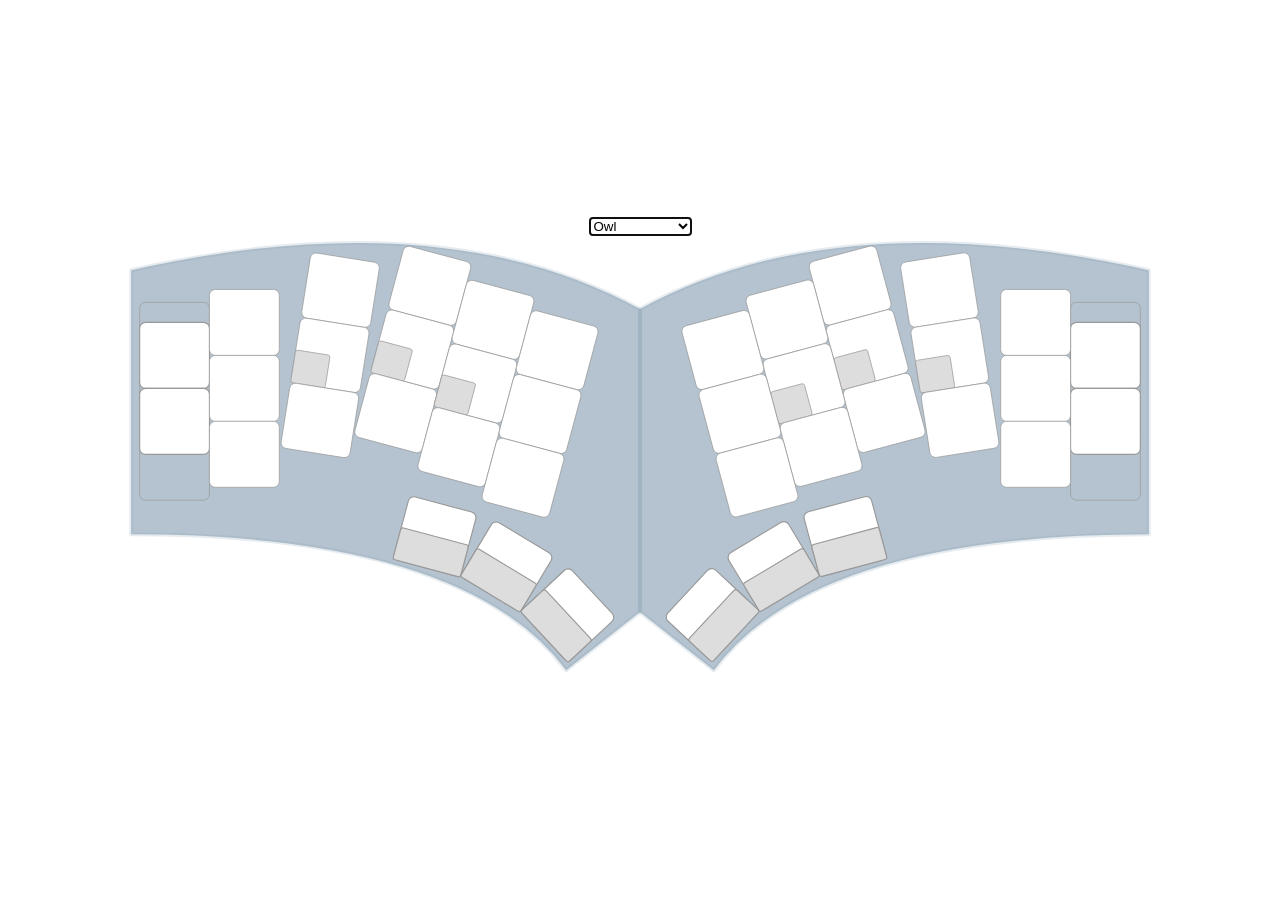
<file: docs/keeb.html>
<!DOCTYPE html>
<html>
  <head>
    <meta charset="utf-8"/>
    <title>Quacken</title>
    <meta name="viewport" content="width=device-width">
    <meta name="description" content="A libre, ergonomic, polymorphic keyboard.">
    <link type="image/svg+xml" rel="icon" href="favicon.svg" sizes="any">
    <link type="text/css" rel="stylesheet" href="keeb.css">
    <script type="text/javascript" src="keeb.js" defer></script>
  </head>
  <body>
    <form style="justify-content: center;">
      <select onchange="setConfig(this.value.toLowerCase())">
        <option>Raven</option>        <!-- Corbeau  -->
        <option>Owl</option>          <!-- Chouette -->
        <option>Sparrowhawk</option>  <!-- Épervier -->
        <option>Hoopoe</option>       <!-- Huppe    -->
        <!-- 34 keys -->
        <option>Bluejay</option>      <!-- Geai bleu  -->
        <option>Wallcreeper</option>  <!-- Tichodrome -->
        <option>Bluethroat</option>   <!-- Gorgebleue -->
        <option>Swift</option>        <!-- Martinet   -->
        <option>Swallow</option>      <!-- Hirondelle -->
        <!-- 32 keys -->
        <option>Kingfisher</option>   <!-- Martin-pêcheur -->
        <option>Finch</option>        <!-- Pinson         -->
      </select>
    </form>

    <svg xmlns="http://www.w3.org/2000/svg" viewBox="38 -12 880 380">
      <g id="outline" class="board">
        <path id="flex" d="m0 42 q-51 28-131 10 v-68 q86 0 112 -35 l19 15z"/>
        <use href="#flex" transform="scale(-1 1)"/>
      </g>

      <g id="left">
        <g class="outer matrix">
          <g class="col6">
            <g class="key top"/>
            <g class="key home"/>
            <g class="key bottom"/>
          </g>
          <g class="col6m">
            <g class="key top"/>
            <g class="key home"/>
          </g>

          <g class="pinky matrix">
            <g class="col5">
              <g class="key top"/>
              <g class="key home"/>
              <g class="key bottom"/>
            </g>
            <g class="col5m">
              <g class="key top"/>
              <g class="key home"/>
            </g>

            <g class="ring matrix">
              <g class="col4">
                <g class="key top"/>
                <g class="key home dual"/>
                <g class="key bottom"/>
              </g>

              <g class="middle matrix">
                <g class="col3">
                  <g class="key top"/>
                  <g class="key home dual"/>
                  <g class="key bottom"/>
                </g>

                <g class="index matrix">
                  <g class="col2">
                    <g class="key top"/>
                    <g class="key home dual"/>
                    <g class="key bottom"/>
                  </g>

                  <g class="thumbCluster">
                    <g class="tucked thumb">
                      <g class="key"/>
                      <g class="comfy thumb">
                        <g class="key"/>
                        <g class="reachy thumb">
                          <g class="key"/>
                        </g>
                      </g>
                    </g>
                  </g>

                  <g class="inner matrix">
                    <g class="col1">
                      <g class="key top"/>
                      <g class="key home"/>
                      <g class="key bottom"/>
                    </g>
                    <g class="col1m">
                      <g class="key top"/>
                      <g class="key home"/>
                    </g>
                  </g>
                </g>
              </g>
            </g>
          </g>
        </g>
      </g>

      <g id="right">
        <g class="outer matrix">
          <g class="col6">
            <g class="key top"/>
            <g class="key home"/>
            <g class="key bottom"/>
          </g>
          <g class="col6m">
            <g class="key top"/>
            <g class="key home"/>
          </g>

          <g class="pinky matrix">
            <g class="col5">
              <g class="key top"/>
              <g class="key home"/>
              <g class="key bottom"/>
            </g>
            <g class="col5m">
              <g class="key top"/>
              <g class="key home"/>
            </g>

            <g class="ring matrix">
              <g class="col4">
                <g class="key top"/>
                <g class="key home dual"/>
                <g class="key bottom"/>
              </g>

              <g class="middle matrix">
                <g class="col3">
                  <g class="key top"/>
                  <g class="key home dual"/>
                  <g class="key bottom"/>
                </g>

                <g class="index matrix">
                  <g class="col2">
                    <g class="key top"/>
                    <g class="key home dual"/>
                    <g class="key bottom"/>
                  </g>

                  <g class="thumbCluster">
                    <g class="tucked thumb">
                      <g class="key"/>
                      <g class="comfy thumb">
                        <g class="key"/>
                        <g class="reachy thumb">
                          <g class="key"/>
                        </g>
                      </g>
                    </g>
                  </g>

                  <g class="inner matrix">
                    <g class="col1">
                      <g class="key top"/>
                      <g class="key home"/>
                      <g class="key bottom"/>
                    </g>
                    <g class="col1m">
                      <g class="key top"/>
                      <g class="key home"/>
                    </g>
                  </g>
                </g>
              </g>
            </g>
          </g>
        </g>
      </g>
    </svg>

    <script>
    if (window.self === window.top)
      document.querySelector("select").focus();
    </script>
  </body>
</html>
</file>
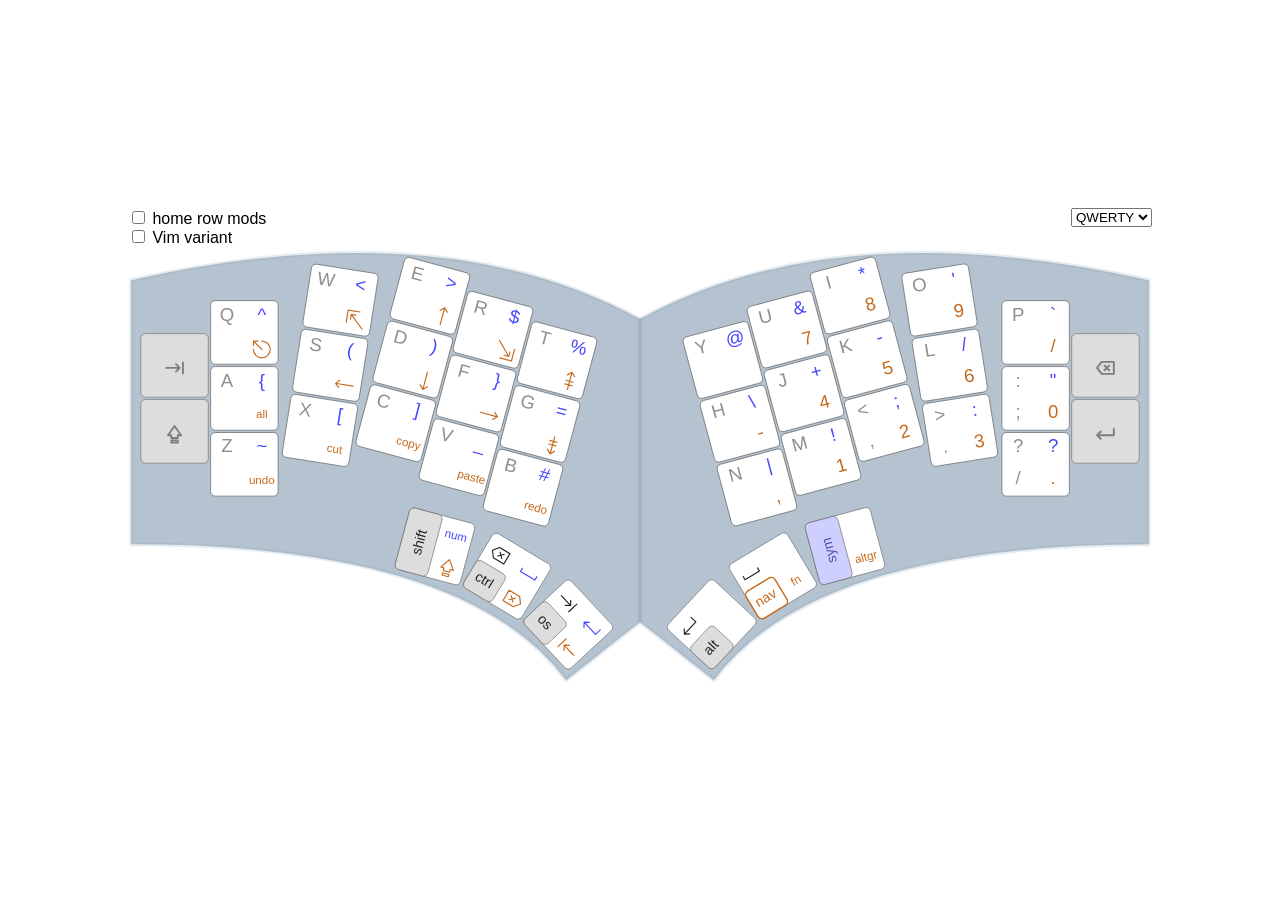
<file: docs/selenium.html>
<!DOCTYPE html>
<html>
  <head>
    <meta charset="utf8">
    <title>Selenium</title>
    <meta name="viewport"     content="width=device-width, initial-scale=1">
    <meta name="description"  content="A configurable Arsenik variant for split keyboards.">
    <meta property="og:type"  content="website">
    <meta property="og:url"   content="https://onedeadkey.github.io/selenium/">
    <meta property="og:image" content="https://onedeadkey.github.io/selenium/selenium-og.png">
    <meta property="og:title" content="Selenium: a flexible Arsenik variant for split keyboards.">
    <meta property="og:description"
      content="Selenium is a 34/36/42-key configuration with home row mods that just work. Beginner-friendly, flexible and reliable at high typing speeds.">
    <link type="image/svg+xml" rel="icon" href="favicon.svg" sizes="any">
    <link rel="stylesheet" href="keeb.css">
    <link rel="stylesheet" href="selenium.css">
    <script src="selenium.js" defer></script>
  </head>
  <body>
    <form>
      <div>
        <input type="checkbox" name="hrm" id="option-hrm" value="hrm">
        <label for="option-hrm">home row mods</label>
        <br>
        <input type="checkbox" name="vim" id="option-vim" value="vim">
        <label for="option-vim">Vim variant</label>
      </div>
      <div>
        <select name="layout">
          <option>QWERTY</option>
          <option>Colemak</option>
          <option>Sturdy</option>
          <option>Ergol</option>
        </select>
      </div>
    </form>

    <svg xmlns="http://www.w3.org/2000/svg" viewBox="0 0 1000 300">
      <defs>
        <path class="symbol" transform="scale(0.4) translate(-24, -30)" id="glyph_backspace" d="M22,19l10,10 M22,29l10-10 M6,24l10,13h26v-26h-26z"/>
        <path class="symbol" transform="scale(0.4) translate(-24, -30)" id="glyph_delete"    d="M16,19l10,10 M16,29l10-10 M42,24l-10,13h-26v-26h26z"/>
        <path class="symbol" transform="scale(0.4) translate(-24, -30)" id="glyph_return"    d="M42,13V27H6 m8-8l-8,8l8,8"/>
        <path class="symbol" transform="scale(0.4) translate(-24, -30)" id="glyph_space"     d="M42,24V32H6V24"/>
        <path class="symbol" transform="scale(0.4) translate(-24, -30)" id="glyph_escape"    d="M24,24l-18-18 m0,10v-10h10 M24,6A18,18,0,1,1,6,24"/>
        <path class="symbol" transform="scale(0.4) translate(-24, -30)" id="glyph_up"        d="M24,42v-36 m-8,6l8-8l8,8"/>
        <path class="symbol" transform="scale(0.4) translate(-24, -30)" id="glyph_down"      d="M24,6v36 m-8,-6l8,8l8-8"/>
        <path class="symbol" transform="scale(0.4) translate(-24, -30)" id="glyph_pgup"      d="M16,32h16 M16,24h16 M24,42v-36 m-8,6l8-8l8,8"/>
        <path class="symbol" transform="scale(0.4) translate(-24, -30)" id="glyph_pgdown"    d="M16,16h16 M16,24h16 M24,6v36 m-8,-6l8,8l8-8"/>
        <path class="symbol" transform="scale(0.4) translate(-24, -30)" id="glyph_left"      d="M42,24h-36 m6-8l-8,8l8,8"/>
        <path class="symbol" transform="scale(0.4) translate(-24, -30)" id="glyph_right"     d="M6,24h36 m-6-8l8,8l-8,8"/>
        <path class="symbol" transform="scale(0.4) translate(-24, -30)" id="glyph_tab"       d="M6,24h27 m-6-8l8,8l-8,8 M42,12V36"/>
        <path class="symbol" transform="scale(0.4) translate(-24, -30)" id="glyph_btab"      d="M42,24h-27 m6-8l-8,8l8,8 M6,12V36"/>
        <path class="symbol" transform="scale(0.4) translate(-24, -30)" id="glyph_home"      d="M42,42l-28-28 m0,10v-10h10 m8-8h-26v26"/>
        <path class="symbol" transform="scale(0.4) translate(-24, -30)" id="glyph_end"       d="M6,6l28,28 m0-10v10h-10 m-8,8h26v-26"/>
        <path class="symbol" transform="scale(0.4) translate(-24, -30)" id="glyph_prev"      d="M24,6A18,18,0,1,1,24,42A18,18,0,1,1,24,6 M26,16l-8,8l8,8"/>
        <path class="symbol" transform="scale(0.4) translate(-24, -30)" id="glyph_next"      d="M24,6A18,18,0,1,1,24,42A18,18,0,1,1,24,6 M22,16l8,8l-8,8"/>
        <path class="symbol" transform="scale(0.4) translate(-24, -30)" id="glyph_shift"     d="M23,7l14,20h-7v16h-14v-16h-7l14,-20"/>
        <path class="symbol" transform="scale(0.4) translate(-24, -30)" id="glyph_caps"      d="M24,7l14,20h-7v6h-14v-6h-7l14,-20 M31,38v5h-14v-5z"/>

        <g class="thumb" id="sticky-shift">
          <rect/>
          <rect class="colorMod sticky"/>
          <text class="colorMod sticky pc">shift</text>
          <use  class="layerVim" href="#glyph_caps"/>
          <text class="layerSym pc">num</text>
        </g>
        <g class="thumb" id="sticky-sym">
          <rect/>
          <rect class="colorSym sticky"/>
          <text class="colorSym sticky pc">sym</text>
          <text class="layerNav shortcut">altgr</text>
        </g>
        <g class="thumb" id="nav-left">
          <rect/>
          <rect class="holdTap colorNav"/>
          <text class="level1  colorNav pc">nav</text>
          <use  class="level2"   href="#glyph_backspace"/>
          <use  class="layerNav" href="#glyph_delete"/>
          <use  class="layerSym" href="#glyph_space"/>
        </g>
        <g class="thumb" id="nav-right">
          <rect/>
          <rect class="holdTap borderNav tap-pref"/>
          <text class="level1  borderNav pc">nav</text>
          <use  class="level2" href="#glyph_space"/>
          <text class="layerNav shortcut">fn</text>
        </g>

        <!-- easy mode (no dual keys) -->
        <g id="leftThumb-ez-tucked"  class="specialKey">
          <rect class="colorMod"/>
          <text class="colorMod level0">alt</text>
          <text class="layerSym shortcut">num</text>
        </g>
        <g id="leftThumb-ez-comfy"   class="specialKey">
          <rect class="colorMod"/>
          <text class="colorMod level0">ctrl</text>
          <use  class="layerSym" href="#glyph_space"/>
        </g>
        <g id="leftThumb-ez-reachy"  class="specialKey showFun">
          <rect class="colorMod"/>
          <text class="colorMod level0">os</text>
          <text class="layerNav shortcut">fn</text>
          <use  class="layerSym" href="#glyph_return"/>
        </g>
        <g id="rightThumb-ez-reachy" class="thumb showNav">
          <rect class="colorNav"/>
          <text class="colorNav level0">nav</text>
        </g>
        <g id="rightThumb-ez-comfy"  class="thumb">
          <rect/>
          <use  class="level0" href="#glyph_space"/>
        </g>
        <g id="rightThumb-ez-tucked" class="thumb showSym">
          <rect class="colorSym"/>
          <text class="level0 colorSym">sym</text>
          <text class="layerNav shortcut">altgr</text>
        </g>

        <!-- easy mode + Emacs -->
        <g class="leftThumb"  id="leftThumb-ez">
          <g class="tucked thumb">
            <use href="#leftThumb-ez-tucked"/>
            <g class="comfy thumb">
              <use href="#leftThumb-ez-comfy"/>
              <g class="reachy thumb">
                <use href="#leftThumb-ez-reachy"/>
              </g>
            </g>
          </g>
        </g>
        <g class="rightThumb" id="rightThumb-ez">
          <g class="tucked thumb">
            <use href="#rightThumb-ez-tucked"/>
            <g class="comfy thumb">
              <use href="#rightThumb-ez-comfy"/>
              <g class="reachy thumb">
                <use href="#rightThumb-ez-reachy"/>
              </g>
            </g>
          </g>
        </g>

        <!-- easy mode + Vim -->
        <use class="leftThumb"  id="leftThumb-ez-vim"  href="#leftThumb-ez"/>
        <use class="rightThumb" id="rightThumb-ez-vim" href="#rightThumb-ez"/>

        <!-- thumb-taps -->
        <g id="leftThumb-tt-tucked"  class="thumb">
          <rect/>
          <rect class="colorMod sticky"/>
          <text class="colorMod sticky pc">shift</text>
          <use  class="layerVim" href="#glyph_caps"/>
          <text class="layerSym shortcut">num</text>
        </g>
        <g id="leftThumb-tt-comfy"   class="thumb">
          <rect/>
          <rect class="holdTap colorMod"/>
          <text class="level1  colorMod pc">ctrl</text>
          <use  class="level2"   href="#glyph_backspace"/>
          <use  class="layerNav" href="#glyph_delete"/>
          <use  class="layerSym" href="#glyph_space"/>
        </g>
        <g id="leftThumb-tt-reachy"  class="thumb showFun">
          <rect/>
          <rect class="holdTap colorMod"/>
          <text class="level1  colorMod pc">os</text>
          <use  class="level2"   href="#glyph_tab"/>
          <use  class="layerNav" href="#glyph_btab"/>
          <use  class="layerSym" href="#glyph_return"/>
        </g>
        <g id="rightThumb-tt-reachy" class="thumb showFun">
          <rect/>
          <rect class="holdTap colorMod"/>
          <text class="level1  colorMod pc">alt</text>
          <use  class="level2" href="#glyph_return"/>
        </g>
        <g id="rightThumb-tt-comfy"  class="thumb toggleNavFun">
          <rect/>
          <rect class="holdTap borderNav tap-pref"/>
          <text class="level1  borderNav pc">nav</text>
          <use  class="level2" href="#glyph_space"/>
          <text class="layerNav shortcut">fn</text>
        </g>
        <g id="rightThumb-tt-tucked" class="thumb showSym">
          <rect/>
          <rect class="colorSym sticky"/>
          <text class="colorSym sticky pc">sym</text>
          <text class="layerNav shortcut">altgr</text>
        </g>

        <!-- thumb-taps + Emacs -->
        <g class="leftThumb"  id="leftThumb-tt">
          <g class="tucked thumb">
            <use href="#leftThumb-tt-tucked"/>
            <g class="comfy thumb">
              <use href="#leftThumb-tt-comfy"/>
              <g class="reachy thumb">
                <use href="#leftThumb-tt-reachy"/>
              </g>
            </g>
          </g>
        </g>
        <g class="rightThumb" id="rightThumb-tt">
          <g class="tucked thumb">
            <use href="#rightThumb-tt-tucked"/>
            <g class="comfy thumb">
              <use href="#rightThumb-tt-comfy"/>
              <g class="reachy thumb">
                <use href="#rightThumb-tt-reachy"/>
              </g>
            </g>
          </g>
        </g>

        <!-- thumb-taps + Vim -->
        <g class="leftThumb"  id="leftThumb-tt-vim">
          <g class="tucked thumb">
            <use href="#leftThumb-tt-tucked"/>
            <g class="comfy thumb">
              <use href="#leftThumb-tt-comfy"/>
              <g class="reachy thumb">
                <g class="thumb showFun">
                  <rect/>
                  <rect class="holdTap colorMod"/>
                  <rect class="holdTap colorMod"/>
                  <text class="level1  colorMod pc">os</text>
                  <use  class="level2"   href="#glyph_escape"/>
                  <use  class="layerSym" href="#glyph_return"/>
                </g>
              </g>
            </g>
          </g>
        </g>
        <g class="rightThumb" id="rightThumb-tt-vim">
          <g class="tucked thumb">
            <use href="#rightThumb-tt-tucked"/>
            <g class="comfy thumb">
              <use href="#rightThumb-tt-comfy"/>
              <g class="reachy thumb">
                <use href="#rightThumb-tt-reachy"/>
              </g>
            </g>
          </g>
        </g>

        <!-- homerow-mods -->
        <g id="leftThumb-hrm-comfy"   class="thumb showNav">
          <rect/>
          <rect class="holdTap colorNav"/>
          <text class="level1  colorNav pc">nav</text>
          <use  class="level2"   href="#glyph_backspace"/>
          <use  class="layerNav" href="#glyph_delete"/>
          <use  class="layerSym" href="#glyph_space"/>
        </g>
        <g id="leftThumb-hrm-reachy"  class="thumb showFun">
          <rect/>
          <rect class="holdTap colorFun"/>
          <text class="level1  colorFun pc">fn</text>
          <use  class="level2"   href="#glyph_tab"/>
          <use  class="layerNav" href="#glyph_btab"/>
          <use  class="layerSym" href="#glyph_return"/>
        </g>
        <g id="rightThumb-hrm-reachy" class="thumb showFun">
          <rect/>
          <rect class="holdTap colorFun"/>
          <text class="level1  colorFun pc">fn</text>
          <use  class="level2" href="#glyph_return"/>
        </g>

        <!-- homerow-mods + Emacs -->
        <g class="leftThumb"  id="leftThumb-hrm">
          <g class="tucked thumb">
            <use href="#leftThumb-tt-tucked"/>
            <g class="comfy thumb">
              <use href="#leftThumb-hrm-comfy"/>
              <g class="reachy thumb">
                <use href="#leftThumb-hrm-reachy"/>
              </g>
            </g>
          </g>
        </g>
        <g class="rightThumb" id="rightThumb-hrm">
          <g class="tucked thumb">
            <use href="#rightThumb-tt-tucked"/>
            <g class="comfy thumb">
              <use href="#rightThumb-tt-comfy"/>
              <g class="reachy thumb">
                <use href="#rightThumb-hrm-reachy"/>
              </g>
            </g>
          </g>
        </g>

        <!-- homerow-mods + Vim -->
        <g class="leftThumb"  id="leftThumb-hrm-vim">
          <g class="tucked thumb">
            <use href="#leftThumb-tt-tucked"/>
            <g class="comfy thumb">
              <use href="#leftThumb-hrm-comfy"/>
              <g class="reachy thumb">
                <g class="key showNum">
                  <rect/>
                  <rect class="holdTap colorNum"/>
                  <text class="level1  colorNum shortcut">num</text>
                  <use  class="level2"   href="#glyph_escape"/>
                  <use  class="layerSym" href="#glyph_return"/>
                </g>
              </g>
            </g>
          </g>
        </g>
        <g class="rightThumb" id="rightThumb-hrm-vim">
          <g class="tucked thumb">
            <use href="#rightThumb-tt-tucked"/>
            <g class="comfy thumb">
              <use href="#rightThumb-tt-comfy"/>
              <g class="reachy thumb">
                <g class="key showNum">
                  <rect/>
                  <rect class="holdTap colorNum"/>
                  <text class="level1  colorNum shortcut">num</text>
                  <use  class="level2" href="#glyph_return"/>
                </g>
              </g>
            </g>
          </g>
        </g>

      </defs>

      <g id="outline" class="board">
        <path id="flex" d="m0 42 q-51 28-131 10 v-68 q86 0 112 -35 l19 15z"/>
        <use href="#flex" transform="scale(-1 1)"/>
      </g>

      <g id="left">
        <g class="outer matrix">
          <g class="col6m">
            <g class="specialKey top">
              <rect/>
              <use class="level0" href="#glyph_tab"/>
            </g>
            <g class="specialKey home">
              <rect/>
              <use class="level0" href="#glyph_caps"/>
            </g>
          </g>
          <g class="col6">
            <g class="key top"/>
            <g class="key home"/>
            <g class="key bottom"/>
          </g>

          <g class="pinky matrix">
            <g class="col5m">
              <g class="key top"/>
              <g class="key home"/>
            </g>
            <g class="col5">
              <g id="KeyQ" class="key top">
                <rect/>
                <text class="level1"></text>
                <text class="level2">Q</text>
                <text class="layerSym">^</text>
                <text class="layerNum">!</text>
                <use  class="layerNav" href="#glyph_escape"/>
                <text class="layerVim"></text>
                <text class="layerFun pc">F1</text>
              </g>
              <g id="KeyA" class="key home">
                <rect/>
                <text class="level1"></text>
                <text class="level2">A</text>
                <text class="layerSym">{</text>
                <text class="layerNum">1</text>
                <text class="layerNav shortcut">all</text>
                <text class="layerVim shortcut">all</text>
                <text class="layerFun pc">F5</text>
              </g>
              <g id="KeyZ" class="key bottom">
                <rect/>
                <text class="level1"></text>
                <text class="level2">Z</text>
                <text class="layerSym">~</text>
                <text class="layerNum"></text>
                <text class="layerNav shortcut">undo</text>
                <text class="layerVim shortcut">undo</text>
                <text class="layerFun pc">F9</text>
              </g>
            </g>

            <g class="ring matrix">
              <g class="col4">
                <g id="KeyW" class="key top">
                  <rect/>
                  <text class="level1"></text>
                  <text class="level2">W</text>
                  <text class="layerSym">&lt;</text>
                  <text class="layerNum">@</text>
                  <use  class="layerNav" href="#glyph_home"/>
                  <text class="layerVim shortcut">close</text>
                  <text class="layerFun pc">F2</text>
                </g>
                <g id="KeyS" class="key home dual">
                  <rect/>
                  <rect class="holdTap borderMod tap-pref"/>
                  <text class="level1  borderMod mac">⌥</text>
                  <text class="level1  borderMod pc">os</text>
                  <text class="level2">S</text>
                  <text class="layerSym">(</text>
                  <text class="layerNum">2</text>
                  <use  class="layerNav" href="#glyph_left"/>
                  <text class="layerVim shortcut">save</text>
                  <text class="layerFun pc">F6</text>
                </g>
                <g id="KeyX" class="key bottom">
                  <rect/>
                  <text class="level1"></text>
                  <text class="level2">X</text>
                  <text class="layerSym">[</text>
                  <text class="layerNum"></text>
                  <text class="layerNav shortcut">cut</text>
                  <text class="layerVim shortcut">cut</text>
                  <text class="layerFun pc">F10</text>
                </g>
              </g>

              <g class="middle matrix">
                <g class="col3">
                  <g id="KeyE" class="key top">
                    <rect/>
                    <text class="level1"></text>
                    <text class="level2">E</text>
                    <text class="layerSym">&gt;</text>
                    <text class="layerNum">#</text>
                    <use  class="layerNav" href="#glyph_up"/>
                    <use  class="layerVim" href="#glyph_prev"/>
                    <text class="layerFun pc">F3</text>
                  </g>
                  <g id="KeyD" class="key home dual">
                    <rect/>
                    <rect class="holdTap borderMod tap-pref"/>
                    <text class="level1  borderMod mac">⌘</text>
                    <text class="level1  borderMod pc">ctrl</text>
                    <text class="level2">D</text>
                    <text class="layerSym">)</text>
                    <text class="layerNum">3</text>
                    <use  class="layerNav" href="#glyph_down"/>
                    <use  class="layerVim" href="#glyph_btab"/>
                    <text class="layerFun pc">F7</text>
                  </g>
                  <g id="KeyC" class="key bottom">
                    <rect/>
                    <text class="level1"></text>
                    <text class="level2">C</text>
                    <text class="layerSym">]</text>
                    <text class="layerNum"></text>
                    <text class="layerNav shortcut">copy</text>
                    <text class="layerVim shortcut">copy</text>
                    <text class="layerFun pc">F11</text>
                  </g>
                </g>

                <g class="index matrix">
                  <g class="col2">
                    <g id="KeyR" class="key top">
                      <rect/>
                      <text class="level1"></text>
                      <text class="level2">R</text>
                      <text class="layerSym">$</text>
                      <text class="layerNum">$</text>
                      <use  class="layerNav" href="#glyph_end"/>
                      <use  class="layerVim" href="#glyph_next"/>
                      <text class="layerFun pc">F4</text>
                    </g>
                    <g id="KeyF" class="key home dual">
                      <rect/>
                      <rect class="holdTap borderMod tap-pref"/>
                      <text class="level1  borderMod mac">⌃</text>
                      <text class="level1  borderMod pc">alt</text>
                      <text class="level2">F</text>
                      <text class="layerSym">}</text>
                      <text class="layerNum">4</text>
                      <use  class="layerNav" href="#glyph_right"/>
                      <use  class="layerVim" href="#glyph_tab"/>
                      <text class="layerFun pc">F8</text>
                    </g>
                    <g id="KeyV" class="key bottom">
                      <rect/>
                      <text class="level1"></text>
                      <text class="level2">V</text>
                      <text class="layerSym">_</text>
                      <text class="layerNum"></text>
                      <text class="layerNav shortcut">paste</text>
                      <text class="layerVim shortcut">paste</text>
                      <text class="layerFun pc">F12</text>
                    </g>
                  </g>

                  <use class="thumbCluster"/>

                  <g class="inner matrix">
                    <g class="col1">
                      <g id="KeyT" class="key top">
                        <rect/>
                        <text class="level1"></text>
                        <text class="level2">T</text>
                        <text class="layerSym">%</text>
                        <text class="layerNum">%</text>
                        <use  class="layerNav" href="#glyph_pgup"/>
                        <text class="layerVim"></text>
                      </g>
                      <g id="KeyG" class="key home">
                        <rect/>
                        <text class="level1"></text>
                        <text class="level2">G</text>
                        <text class="layerSym"> = </text>
                        <text class="layerNum">5</text>
                        <use  class="layerNav" href="#glyph_pgdown"/>
                        <text class="layerVim"></text>
                      </g>
                      <g id="KeyB" class="key bottom">
                        <rect/>
                        <text class="level1"></text>
                        <text class="level2">B</text>
                        <text class="layerSym">#</text>
                        <text class="layerNum"></text>
                        <text class="layerNav shortcut">redo</text>
                        <text class="layerVim shortcut">redo</text>
                      </g>
                    </g>
                    <g class="col1m">
                      <g class="key top"/>
                      <g class="key home"/>
                    </g>
                  </g>
                </g>
              </g>
            </g>
          </g>
        </g>
      </g>

      <g id="right">
        <g class="outer matrix">
          <g class="col6m">
            <g class="specialKey top">
              <rect/>
              <use class="level0" href="#glyph_backspace"/>
            </g>
            <g class="specialKey home">
              <rect/>
              <use class="level0" href="#glyph_return"/>
            </g>
          </g>
          <g class="col6">
            <g class="key top"/>
            <g class="key home"/>
            <g class="key bottom"/>
          </g>

          <g class="pinky matrix">
            <g class="col5m">
              <g class="key top"/>
              <g class="key home"/>
            </g>
            <g class="col5">
              <g id="KeyP" class="key top">
                <rect/>
                <text class="level1"></text>
                <text class="level2">P</text>
                <text class="layerSym">`</text>
                <text class="layerNum">@</text>
                <text class="layerNav">/</text>
              </g>
              <g id="Semicolon" class="key home">
                <rect/>
                <text class="level1">;</text>
                <text class="level2">:</text>
                <text class="layerSym">"</text>
                <text class="layerNum">0</text>
                <text class="layerNav">0</text>
                <text class="layerVim"></text>
                <text class="layerFun shortcut">prscr</text>
              </g>
              <g id="Slash" class="key bottom">
                <rect/>
                <text class="level1">/</text>
                <text class="level2">?</text>
                <text class="layerSym">?</text>
                <text class="layerNum">/</text>
                <text class="layerNav">.</text>
                <text class="layerVim"></text>
              </g>
            </g>

            <g class="ring matrix">
              <g class="col4">
                <g id="KeyO" class="key top">
                  <rect/>
                  <text class="level1"></text>
                  <text class="level2">O</text>
                  <text class="layerSym">'</text>
                  <text class="layerNum">#</text>
                  <text class="layerNav">9</text>
                  <use class="layerVim" href="#glyph_end"/>
                  <text class="layerFun shortcut">bri+</text>
                </g>
                <g id="KeyL" class="key home dual">
                  <rect/>
                  <rect class="holdTap borderMod tap-pref"/>
                  <text class="level1  borderMod mac">⌥</text>
                  <text class="level1  borderMod pc">os</text>
                  <text class="level2">L</text>
                  <text class="layerSym">/</text>
                  <text class="layerNum">9</text>
                  <text class="layerNav">6</text>
                  <use  class="layerVim" href="#glyph_right"/>
                  <text class="layerFun shortcut">lock</text>
                </g>
                <g id="Period" class="key bottom">
                  <rect/>
                  <text class="level1">.</text>
                  <text class="level2">&gt;</text>
                  <text class="layerSym">:</text>
                  <text class="layerNum">:</text>
                  <text class="layerNav">3</text>
                  <text class="layerVim"></text>
                  <text class="layerFun shortcut">bri-</text>
                </g>
              </g>

              <g class="middle matrix">
                <g class="col3">
                  <g id="KeyI" class="key top">
                    <rect/>
                    <text class="level1"></text>
                    <text class="level2">I</text>
                    <text class="layerSym">*</text>
                    <text class="layerNum">*</text>
                    <text class="layerNav">8</text>
                    <use  class="layerVim" href="#glyph_pgup"/>
                    <text class="layerFun shortcut">vol+</text>
                  </g>
                  <g id="KeyK" class="key home dual">
                    <rect/>
                    <rect class="holdTap borderMod tap-pref"/>
                    <text class="level1  borderMod mac">⌘</text>
                    <text class="level1  borderMod pc">ctrl</text>
                    <text class="level2">K</text>
                    <text class="layerSym">-</text>
                    <text class="layerNum">8</text>
                    <text class="layerNav">5</text>
                    <use  class="layerVim" href="#glyph_up"/>
                    <text class="layerFun shortcut">mute</text>
                  </g>
                  <g id="Comma" class="key bottom">
                    <rect/>
                    <text class="level1">,</text>
                    <text class="level2">&lt;</text>
                    <text class="layerSym">;</text>
                    <text class="layerNum">.</text>
                    <text class="layerNav">2</text>
                    <text class="layerVim"></text>
                    <text class="layerFun shortcut">vol-</text>
                  </g>
               </g>

                <g class="index matrix">
                  <g class="col2">
                    <g id="KeyU" class="key top">
                      <rect/>
                      <text class="level1"></text>
                      <text class="level2">U</text>
                      <text class="layerSym">&amp;</text>
                      <text class="layerNum">&amp;</text>
                      <text class="layerNav">7</text>
                      <use  class="layerVim" href="#glyph_pgdown"/>
                      <text class="layerFun shortcut">next</text>
                    </g>
                    <g id="KeyJ" class="key home dual">
                      <rect/>
                      <rect class="holdTap borderMod tap-pref"/>
                      <text class="level1  borderMod mac">⌃</text>
                      <text class="level1  borderMod pc">alt</text>
                      <text class="level2">J</text>
                      <text class="layerSym">+</text>
                      <text class="layerNum">7</text>
                      <text class="layerNav">4</text>
                      <use  class="layerVim" href="#glyph_down"/>
                      <text class="layerFun shortcut">play</text>
                    </g>
                    <g id="KeyM" class="key bottom">
                      <rect/>
                      <text class="level1"></text>
                      <text class="level2">M</text>
                      <text class="layerSym">!</text>
                      <text class="layerNum">,</text>
                      <text class="layerNav">1</text>
                      <text class="layerVim"></text>
                      <text class="layerFun shortcut">prev</text>
                    </g>
                  </g>

                  <use class="thumbCluster"/>

                  <g class="inner matrix">
                    <g class="col1">
                      <g id="KeyY" class="key top">
                        <rect/>
                        <text class="level2">Y</text>
                        <text class="layerSym">@</text>
                        <text class="layerNum">^</text>
                        <use  class="layerVim" href="#glyph_home"/>
                      </g>
                      <g id="KeyH" class="key home">
                        <rect/>
                        <text class="level1"></text>
                        <text class="level2">H</text>
                        <text class="layerSym">\</text>
                        <text class="layerNum">6</text>
                        <text class="layerNav">-</text>
                        <use  class="layerVim" href="#glyph_left"/>
                      </g>
                      <g id="KeyN" class="key bottom">
                        <rect/>
                        <text class="level1"></text>
                        <text class="level2">N</text>
                        <text class="layerSym">|</text>
                        <text class="layerNum">-</text>
                        <text class="layerNav">,</text>
                        <text class="layerVim"></text>
                      </g>
                    </g>
                    <g class="col1m">
                      <g class="key top"/>
                      <g class="key home"/>
                    </g>
                  </g>
                </g>
              </g>
            </g>
          </g>
        </g>
      </g>
    </svg>
  </body>
</html>
</file>
<file: docs/keeb.css>
html {
  height: 100%;
  display: flex;
  align-items: center;
  justify-content: center;
}

body {
  width: 100%;
  max-width: 64em;
  font-family: sans-serif;
  margin: 0;
}

svg {
  width: 100%;
}

form {
  display: flex;
  justify-content: space-between;
}

form div {
  line-height: 1em;
  text-align: left;
}


/**
 * ╭───────────────────────────────────────────────────────────────╮
 * │                      Keyboard Geometry                        │
 * ╰───────────────────────────────────────────────────────────────╯
**/

/* XXX magic numbers */
#left  .matrix { transform-origin: -8px 56px; }
#right .matrix { transform-origin: 67px 56px; }
#left  .thumb, .leftThumb  .thumb { transform-origin: -14px -62px; }
#right .thumb, .rightThumb .thumb { transform-origin:  74px -62px; }

/* XXX Quacken Flex 25.12+ */
#left    { transform: translate(-12px, 45px); }
#right   { transform: translate(908px, 45px); }
#outline { transform: translate(478px, 191px) scale(3.338, -3.338); }

/* XXX dirty WebKit fixes */
@supports (-webkit-hyphens: none) {
  #left    { transform: translate(-10px, 53px); }
  #right   { transform: translate(863px, 50px); }
  #outline { transform: translate(455px, 191px) scale(3.338, -3.338); }
}


/**
 * ╭───────────────────────────────────────────────────────────────╮
 * │                          Color Theme                          │
 * ╰───────────────────────────────────────────────────────────────╯
**/

:root {
  color-scheme: light dark;
}

.board {
  fill:   rgba(130, 156, 175, 0.60);
  stroke: rgba(130, 156, 175, 0.20);
  stroke-width: 1.0px;
  stroke-linecap: round;
  stroke-linejoin: round;
}

rect {
  fill: #fff;
  stroke: #999;
}

.dualKey {
  fill: #ddd;
}

.col1 rect,
.col2 rect,
.col3 rect,
.col4 rect,
.col5 rect,
.col6 rect {
  stroke-width: 0.6px !important;
}
</file>
<file: docs/selenium.css>
/*****************************************************************************
 * Labels: text, symbols
******************************************************************************/

text {
  font: normal 16px sans-serif;
  text-align: center;
  text-anchor: middle;
}
.specialKey text {
  font-size: 14px;
}
text.pc {
  font-size: 12px;
}
text.shortcut {
  font-size: 10px;
}
text.sticky {
  transform: rotate(-90deg);
}

text.level0, use.level0,
text.level1, use.level1,
text.level2, use.level2 { opacity: 0.5; }
text.colorNav, text.borderNav,
text.colorNum, text.borderNum,
text.colorFun, text.borderFun,
text.colorSym, text.borderSym,
text.colorMod, text.borderMod,
.thumb use.level0,
.thumb use.level1,
.thumb use.level2 { opacity: 1; }
/* ugly but used for manual overrides only */
.dimmed { opacity: 0.3 !important; }

/* symbols */
use.level0,
use.level2,
use.layerSym,
use.layerNav,
use.layerVim {
  stroke-width: 2.5px;
  stroke-linecap: round;
  stroke-linejoin: round;
  fill: none;
}

.matrix .layerNav { display: none; }
.matrix .layerVim { display: none; }
.matrix .layerFun { display: none; }
.matrix .layerSym { display: none; }
.matrix .layerNum { display: none; }
.matrix .mac      { display: none !important; }

[layer3="nav"] .layerNav { display: block; }
[layer3="vim"] .layerVim { display: block; }
[layer3="fun"] .layerFun { display: block; }
[layer4="sym"] .layerSym { display: block; }
[layer4="num"] .layerNum { display: block; }

.tt .holdTap, .tt .borderMod,
.ez .holdTap, .ez .borderMod { display: none; }

/* Selenium currently forces HRM in the 'Media' half-layer */
#right[layer3="fun"] .borderMod { display: block; }

#select {
  transform: translate(70px, 280px);
}
#select text {
  font-size: 10px;
  text-align: left;
  text-anchor: start;
}


/*****************************************************************************
 * Color Theme
******************************************************************************/

:root {
  --key-bg: #fff;
  --key-fg: #666;
  --key-label: #222;
  --key-special: #ddd;

  /* Symbol layer */
  --layer-sym-fg: #4646ff;
  --shift-sym-fg: #4f4fac;
  --shift-sym-bg: #ceceff;

  /* Navigation layer */
  --layer-nav-fg: rgb(198, 106, 29);
  --shift-nav-fg: #aa422b;
  --shift-nav-bg: #ffd2ac;

  /* Numeric layer */
  --layer-num-fg: #009900;
  --shift-num-fg: #437a43;
  --shift-num-bg: #a2e7a2;

  /* Function layer */
  --layer-fun-fg: #930404;
  --shift-fun-fg: #930404;
  --shift-fun-bg: #faabe2;
}

rect {
  fill:   var(--key-bg);
  stroke: var(--key-fg);
  stroke-width: .5px;
}

use.level0,
use.level2 { stroke: var(--key-label); }
text       { fill:   var(--key-label); }

.specialKey use,
.specialKey text { stroke-width: 4px; }
.specialKey rect { fill: var(--key-special); }

.tap-pref { stroke-width: 1.2px; }

/* Modifier keys */
rect.borderMod,
use.layerMod { stroke: var(--key-label); }
text.colorMod  { fill: var(--key-label); }
rect.colorMod  { fill: var(--key-special); }

/* Symbol layer */
rect.borderSym,
use.layerSym { stroke: var(--layer-sym-fg); }
text.borderSym,
text.layerSym  { fill: var(--layer-sym-fg); }
text.colorSym  { fill: var(--shift-sym-fg); }
rect.colorSym  { fill: var(--shift-sym-bg); }

/* Navigation layers (NavNum, VimNav) */
rect.borderNav,
use.layerVim,
use.layerNav { stroke: var(--layer-nav-fg); }
text.borderNav,
text.layerVim,
text.layerNav  { fill: var(--layer-nav-fg); }
text.colorNav  { fill: var(--shift-nav-fg); }
rect.colorNav  { fill: var(--shift-nav-bg); }

/* Numeric layer (NumRow) */
rect.borderNum,
use.layerNum { stroke: var(--layer-num-fg); }
text.borderNum,
text.layerNum  { fill: var(--layer-num-fg); }
text.colorNum  { fill: var(--shift-num-fg); }
rect.colorNum  { fill: var(--shift-num-bg); }

/* Function/Media layer */
text.layerFun  { fill: var(--layer-fun-fg); }
text.colorFun  { fill: var(--shift-fun-fg); }
rect.colorFun  { fill: var(--shift-fun-bg); }
</file>
